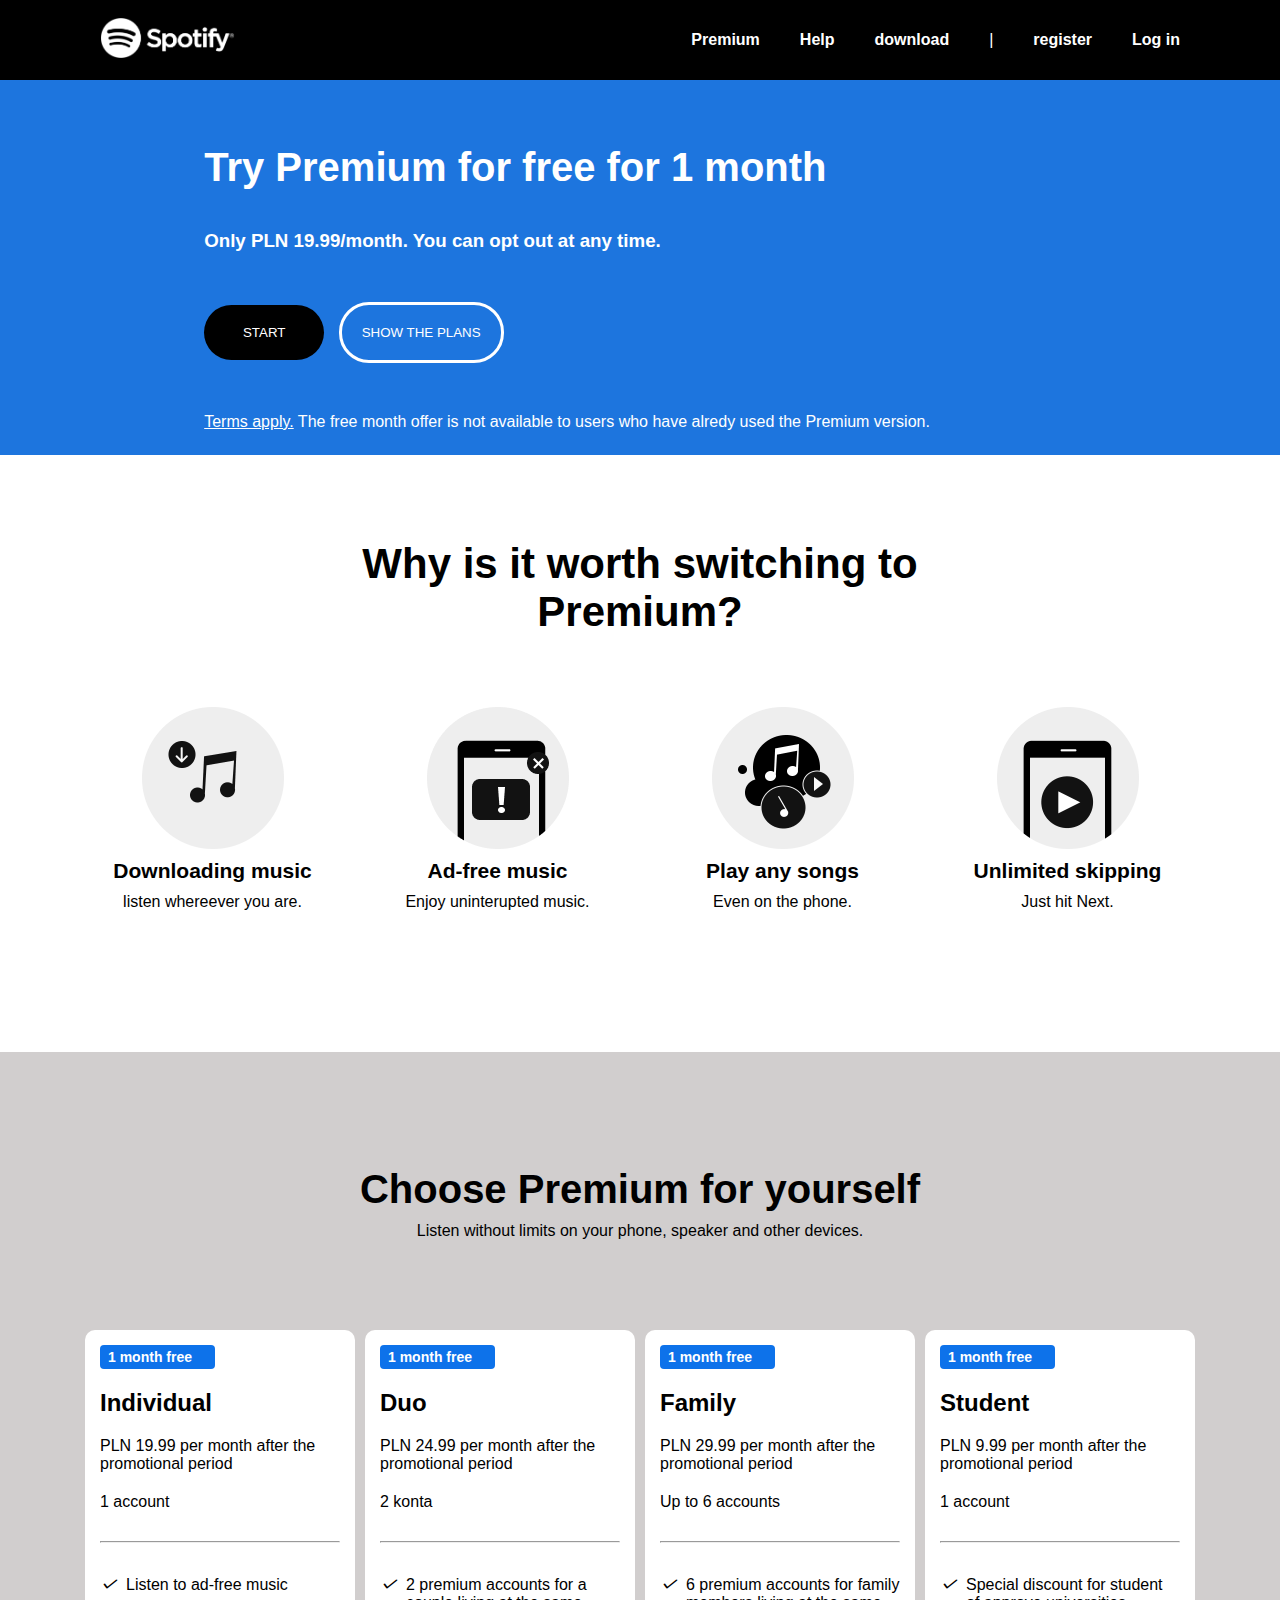
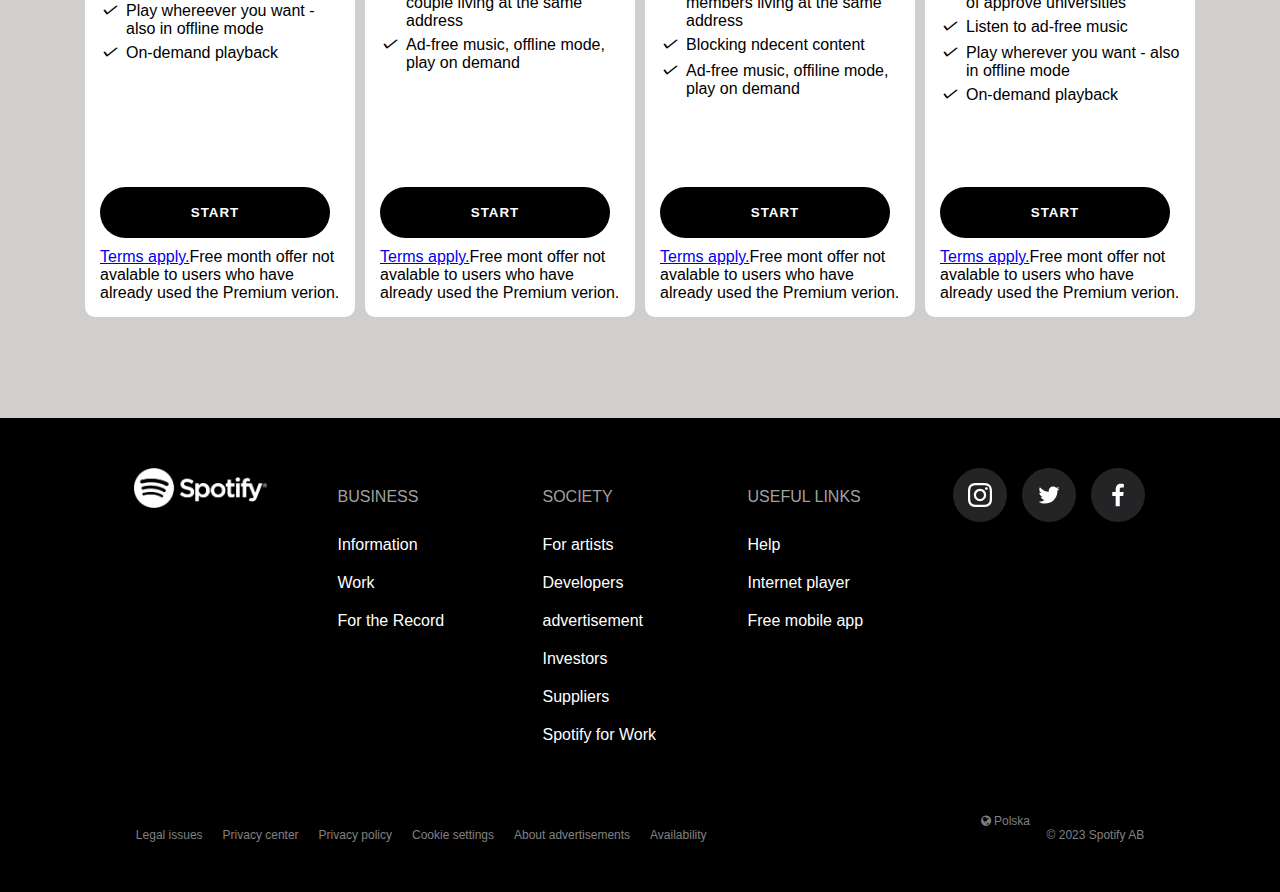
<file: index.html>
<!DOCTYPE html> <!--this is a html document type declaration-->
<html lang="en"> <!--this is the html tag and lang en is the language attribute-->
<head> <!--this is the head tag and it contains the metadata of the page and the title of the page-->
  <meta charset="UTF-8"> <!-- this is the meta tag and it contains the character set of the page-->
  <meta name="viewport" content="width=device-width, initial-scale=1.0"> <!--this is the meta tag and it contains the viewport of the page-->
  <title>Basic html setup</title> <!--this is the tittle tag and it contains the title of the page-->
  <link rel="stylesheet" href="styles.css"> <!--this is the link tag and it contains the link to the css file-->
  <link rel="stylesheet" href="dripicons-v2.css">
  <link rel="stylesheet" href="fontawesome.css">
</head>
<body> <!--this is th body tag and it contains content of the page, evry other thing goes in there-->
  <nav class="navbar">
    <div class="logo">
      <a href="#index.html"><img src="Spotify_Logo_RGB_White.png" alt=""></a>
    </div>
    <div class="navlinks">
       <a class="navlink" href="#">Premium</a>
       <a class="navlink" href="#">Help</a>
       <a class="navlink" href="#">download</a>
       <span>|</span>
       <a class="navlink" href="">register</a>
       <a id="login" class="navlink" href="">Log in</a>
    </div>
  </nav>
  <div class="hero">
    <div class="content">
      <div class="text">
      <h1>Try Premium for free for 1 month</h1>
      <h3> Only PLN 19.99/month. You can opt out at any time.</h3>
    </div>
    <div class="text">
      <button class="startbtn">START</button> 
      <button class="plansbtn">SHOW THE PLANS</button>
    </div>
    <p class="text"><a class="link" href="#">Terms apply.</a> The free month offer is not available to users who have alredy used the Premium version.</p>
    </div>
  </div>

  <!--section two-->
  <div class="sectwo">
    <div class="sectext">
      <h2>Why is it worth switching to Premium?</h2>
    </div>

    <div class="container">
      <div class="one">
        <div class="img"></div>
        <div class="imgtext">
          <h3>Downloading music</h3>
          <p>listen whereever you are.</p>
        </div>
      </div>  
      <div class="one">
        <div class="imgtwo"></div>
        <div class="imgtext">
          <h3>Ad-free music</h3>
          <p>Enjoy uninterupted music.</p>
        </div>
      </div>  
      <div class="one">
        <div class="imgthree"></div>
        <div class="imgtext">
          <h3>Play any songs</h3>
          <p>Even on the phone.</p>
        </div>
      </div>  
      <div class="one">
        <div class="imgfour"></div>
        <div class="imgtext">
          <h3>Unlimited skipping</h3>
          <p>Just hit Next.</p>
        </div>
      </div>
    </div>
  </div>

<!--sectione three--->
  <div class="sec-three">
    <div class="three-text">
      <h2>Choose Premium for yourself</h2>
      <p>Listen without limits on your phone, speaker and other devices.</p>
    </div>
    <div class="card-container">
      <div class="card">
        <div class="card-header">
          <div class="free">1 month free</div>
          <div>
            <h2>Individual</h2>
            <p>PLN 19.99 per month after the promotional period</p>
            <p class="acc">1 account</p>
            <hr/>
          </div>
        </div>
        <div class="card-body">
          <div class="li" >
            <div ><i class="dripicons dripicons-checkmark"></i>
            </div>
            <div>Listen to ad-free music</div>
          </div>
          <div class="li">
            <div><i class="dripicons dripicons-checkmark"></i></div>
            <div>Play whereever you want - also in offline mode</div>
          </div>
          <div class="li">
            <div><i class="dripicons dripicons-checkmark"></i></div>
            <div> On-demand playback</div>
          </div>
        </div>
          <div class="card-footer">
            <button class="start" >START</button>
          <p><a href="#">Terms apply.</a>Free month offer not avalable to users who have already used the Premium verion.</p>
          </div>
        </div>
        <!--card 2-->
        <div class="card">
        <div class="card-header">
          <div class="free">1 month free</div>
          <div>
            <h2>Duo</h2>
            <p>PLN 24.99 per month after the 
             promotional period</p>
            <p class="acc">2 konta</p>
            <hr/>
          </div>
        </div>
        <div class="card-body">
          <div class="li" >
            <div ><i class="dripicons 
              dripicons-checkmark"></i>
            </div>
            <div>2 premium accounts for a couple living at the same address</div>
          </div>
          <div class="li">
            <div><i class="dripicons 
              dripicons-checkmark"></i></div>
            <div>Ad-free music, offline mode, play on demand</div>
          </div>
        </div>
          <div class="card-footer">
            <button class="start" >START</button>
           <p><a href="#">Terms apply.</a>Free mont
            offer not avalable to users who have 
            already used the Premium verion.</p>
          </div>
        </div>

        <div class="card">
          <div class="card-header">
            <div class="free">1 month free</div>
            <div>
              <h2>Family</h2>
              <p>PLN 29.99 per month after the 
                promotional period</p>
              <p class="acc">Up to 6 accounts</p>
              <hr/>
            </div>
          </div>
          <div class="card-body">
            <div class="li" >
              <div ><i class="dripicons 
                dripicons-checkmark"></i>
              </div>
              <div>6 premium accounts for family members living at the same address</div>
            </div>
            <div class="li">
              <div><i class="dripicons 
                dripicons-checkmark"></i></div>
              <div>Blocking ndecent content</div>
            </div>
            <div class="li">
              <div><i class="dripicons 
               dripicons-checkmark"></i></div>
              <div> Ad-free music, offiline mode, play on demand</div>
            </div>
          </div>
            <div class="card-footer">
              <button class="start" >START</button>
            <p><a href="#">Terms apply.</a>Free mont
               offer not avalable to users who have 
               already used the Premium verion.</p>
            </div>
          </div>
          <div class="card">
            <div class="card-header">
              <div class="free">1 month free</div>
              <div>
                <h2>Student</h2>
                <p>PLN 9.99 per month after the 
                  promotional period</p>
                <p class="acc">1 account</p>
                <hr/>
              </div>
            </div>
            <div class="card-body">
              <div class="li" >
                <div ><i class="dripicons 
                  dripicons-checkmark"></i>
                </div>
                <div>Special discount for student of approve universities</div>
              </div>
              <div class="li">
                <div><i class="dripicons 
                  dripicons-checkmark"></i></div>
                <div>Listen to ad-free music</div>
              </div>
              <div class="li">
                <div><i class="dripicons 
                 dripicons-checkmark"></i></div>
                <div>Play wherever you want - also in offline mode</div>
              </div>
              <div class="li">
                <div><i class="dripicons 
                 dripicons-checkmark"></i></div>
                <div>On-demand playback</div>
              </div>
            </div>
            <div class="card-footer">
                <button class="start" >START</button>
              <p><a href="#">Terms apply.</a>Free mont
                 offer not avalable to users who have 
                 already used the Premium verion.</p>
            </div>
           </div>
         </div>
       </div>
      </div>
    </div>
  </div>

  <!--FOOTER-->
  <div class="footer">
    <footer class="f-container">
      <div class="footer-content">
        <div class="item-I">
          <div class="logo">
            <a href="#"><img src="Spotify_Logo_RGB_White.png" alt=""></a>
          </div>
        </div>
        <div class="item-I">
          <div class="item-head">BUSINESS</div>
          <div class="item-body">
            <div class="f-link"><a href="#">Information</a></div>
            <div class="f-link"><a href="#">Work</a></div>
            <div class="f-link"><a href="#">For the Record</a></div>
          </div>
        </div>
        <div class="item-I">
          <div class="item-head">SOCIETY</div>
          <div class="item-body">
            <div class="f-link"><a href="#">For artists</a></div>
            <div class="f-link"><a href="#">Developers</a></div>
            <div class="f-link"><a href="#">advertisement</a></div>
            <div class="f-link"><a href="#">Investors</a></div>
            <div class="f-link"><a href="#">Suppliers</a></div>
           <div class="f-link"> <a href="#">Spotify for Work</a></div>
          </div>
        </div>
        <div class="item-I">
          <div class="item-head">USEFUL LINKS</div>
          <div class="item-body">
            <div class="f-link"><a href="#">Help</a></div>
            <div class="f-link"><a href="#">Internet player</a></div>
            <div class="f-link"><a href="#">Free mobile app</a></div>
          </div>
        </div>
        <div class="item-I">
          <div class="item-socials">
            
            <div class="social">
              <div class="s-img"><a href="#"><img src="download.svg" alt=""></a></div>
            </div>
            <div class="social">
              <div class="s-img"><a href="#"><img src="download (1).svg" alt=""></a></div>
            </div>
            <div class="social">
              <div class="s-img"><a href="#"><img src="download (2).svg" alt=""></a></div>
            </div>
          </div>
        </div>
      </div>
      <div class="f-mid">
        <div class="location"><i class="fa fa-globe"></i><a href="#"> Polska</a></div>
      </div>
      <div class="f-base">
        <div class="base-content"><a href="#">Legal issues</a></div>
        <div class="base-content"><a href="#">Privacy center</a></div>
        <div class="base-content"><a href="#">Privacy policy</a></div>
        <div class="base-content"><a href="#">Cookie settings</a></div>
        <div class="base-content"><a href="#">About advertisements</a></div>
        <div class="base-content"><a href="#">Availability</a></div>
        <div class="base-content">&#169; 2023 Spotify AB</div>
      </div>
      
    </footer>
  </div>


</body>
</html>
</file>
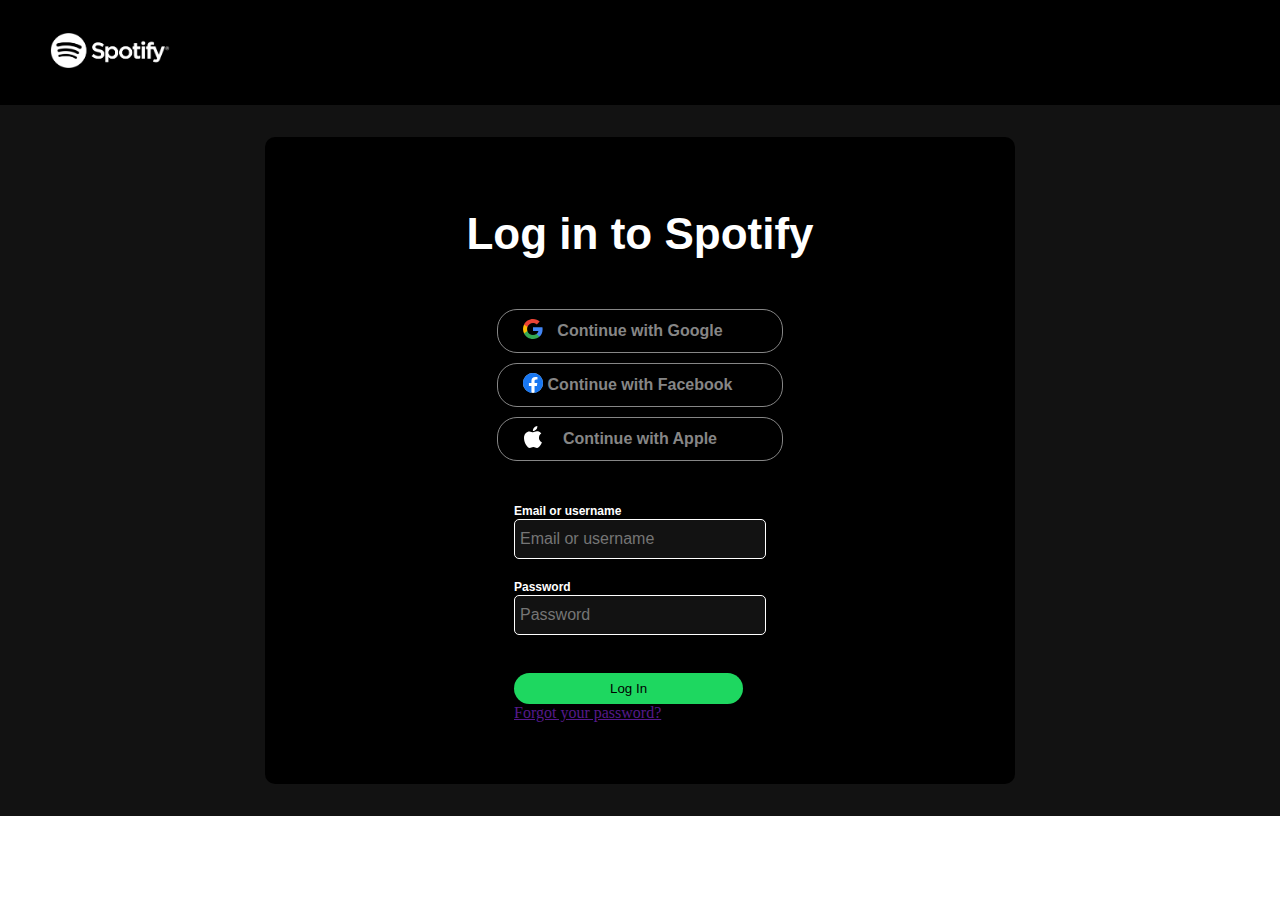
<file: login.html>
<!DOCTYPE html>
<html lang="en">
  <head>
    <meta charset="UTF-8">
    <meta name="viewport" content="width=device-width, initial-scale=1.0">
    <link rel="stylesheet" href="login.css">
    <title>LogIn</title>
  </head>
  <body>
    <nav class="headContainer">
      <div class="head">
        <img src="Spotify_Logo_RGB_White.png" alt="" class="headIcon">
      </div>
    </nav>

    <section class="loginBox">
      <div class="loginContainer">
       
          <div class="loginHead">
            <h1>Log in to Spotify</h1>
          </div>
          <div class="logLinks">
            <div class="btnLink">
              <button class="logGoogleLink"
                onclick="loginGoogle();
                ">Continue with Google</button>
              <span class="googleIcon"><img src="new-google-icon.72fd940a229bc94cf9484a3320b3dccb.svg" alt=""></span>
            </div>
            <div class="btnLink">
              <button class="logFacebookLink" onclick="
                loginFacebook();
                ">Continue with Facebook</button>
              <span class="facebookIcon"><img src="new-facebook-icon.eae8e1b6256f7ccf01cf81913254e70b.svg" alt=""></span>
            </div>  
            <div class="btnLink">
              <button class="logAppleLink" onclick="
                loginApple();
                ">Continue with Apple</button>
              <span class="appleIcon"><img src="new-apple-icon.e356139ea90852da2e60f1ff738f3cbb.svg" alt=""></span>
            </div>      
          </div>
          
          
          <div class="loginBody">
            <form action="" method="get">
            <label for="login-username">Email or username</label><br>
            <input type="text" name="username" class="jsUsername" placeholder="Email or username" required><br><br>
            <label for="login-password">Password</label><br>
            <input type="password" name="password" class="jsPassword" placeholder="Password" required><br><br>
            <p class="loginDetails"></p>
            <button class="btnLogin" onclick="
              loginDetails();
              ">Log In</button>
            <a href=""><p>Forgot your password?</p></a>
            
          </div>
          
          <div class="loginFooter">
    
          </div>
        </form>
        
      </div>
      
    </section>

    <script>

      function loginGoogle() {
        const buttonGoogleElement = document.querySelector('.logGoogleLink');

        if (buttonGoogleElement.innerText === 'Continue with Google') {
          buttonGoogleElement.innerHTML = 'Logged in with Google';
          buttonGoogleElement.classList.add('loggedIn');
        } else {
          buttonGoogleElement.innerHTML = 'Continue with Google';
          buttonGoogleElement.classList.remove('loggedIn');
        }
      }  

      function loginFacebook() {
        const buttonFacebookElement = document.querySelector('.logFacebookLink');

        if (buttonFacebookElement.innerText === 'Continue with Facebook') {
          buttonFacebookElement.innerHTML = 'Logged in with Facebook';
          buttonFacebookElement.classList.add('loggedIn');
        } else {
          buttonFacebookElement.innerHTML = 'Continue with Facebook';
          buttonFacebookElement.classList.remove('loggedIn');
        }
      }
        
      function loginApple() {
        const buttonAppleElement = document.querySelector('.logAppleLink');

        if (buttonAppleElement.innerText === 'Continue with Apple') {
          buttonAppleElement.innerHTML = 'Logged in with Apple';
          buttonAppleElement.classList.add('loggedIn');
        } else {
          buttonAppleElement.innerHTML = 'Continue with Apple';
          buttonAppleElement.classList.remove('loggedIn');
        }
      }

      function loginDetails() {
        let inputElement = document.querySelector('.jsUsername');
        let user = inputElement.value;

        let passwordElement = document.querySelector('.jsPassword');
        let password = passwordElement.value;

        document.querySelector('.loginDetails')
         .innerHTML = `Username: ${user}\n
          Password: ${password}`;
      }

      
    </script>
  </body>
</html>
</file>
<file: styles.css>
*{
  margin: 0;
  padding: 0;
  box-sizing: border-box;
  font-family: Arial, Helvetica, sans-serif;
}
.navbar{
  width: 100%;
  height: 80px;
  background-color: black;
  color: white;
  display:flex;
  position: relative;
  z-index: 999999;
  align-items: center;
  padding: 0 100px;  
}
.logo img{
  width: 135px;
}
.logo {
  flex: 1;
}
.navlinks {
  display: flex;
  gap: 40px;
}
.navlink {
  color: white;
  text-decoration: none;
  font-size: 16px;
  font-weight: bold;
}
.navlink:hover {
color: #1ed760;
}

.hero {
  height:375px;
  background-color: #1d75de;
  position: relative;
  color: white;
}
.content{
  position: absolute;
  left: 14%;
  padding:20px 0 20px 0;
  margin: 20px 0 0 0;
}
.text h1{
  font-size: 40px;
  margin: 0 0 40px 0;
}
.text{
  padding:25px;
}
.link{
  color: white;
}
.startbtn{
  width:120px;
  background-color: black;
  color: white;
  padding: 20px;
  border-radius: 30px;
  margin: 0 10px 0 0;
  cursor: pointer;
  transition: 0.2s;
  border: none;
}
.plansbtn{
  background-color: #1d75de;
  color: white;
  padding: 20px;
  border: solid white;
  border-radius: 30px;
  cursor: pointer;
  transition: 0.2s;
}
.startbtn:hover, .plansbtn:hover{
transform: scale(1.1);
}

/*section two*/

.sectwo{
  padding: 75px 15px;
  display: flex;
  flex-direction: column;
}
.sectext{
  max-width: 670px;
  display: flex;
  height: 92px;
  align-self: center;
  text-align: center;
  font-size: 28px;
  font-weight: 400;
  margin-bottom: 75px;
}
.container{
  width: 1140px;
  max-width: fit-content;
  padding: 10px 0;
  display: flex;
  flex-wrap: wrap;
  align-self: center;
  align-items: center;
}
.one{
  width: 285px;
  height: 260px;
  display: flex;
  flex-direction: column;
}
.img{
  width: 142px;
  height: 142px;
  background-image: url(musicimg.png);
  background-size: contain;
  align-self: center;
}
.imgtext{
  text-align: center;
}
.imgtext h3{
  margin:10px 0;
  font-size: 21px;
  font-weight:bold;
}
.imgtwo{
  width: 142px;
  height: 142px;
  background-image: url(phone!.png);
  background-size: contain;
  align-self: center;
}
.imgthree{
  width: 142px;
  height: 142px;
  background-image: url(play.png);
  background-size: contain;
  align-self: center;
}
.imgfour{
  width: 142px;
  height: 142px;
  background-image: url(musicplay.png);
  background-size: contain;
  align-self: center;
}

/*section three*/

.sec-three{
  display: flex;
  flex-direction: column;
  background-color: #d1cece;
  padding: 75px;
}
.three-text{
  align-self: center;
  text-align: center;
  margin: 30px 0 40px 0;
}
.three-text h2{
  font-size: 40px;
  font-weight: bold;
  padding: 10px;
}
.card-container{
  max-width: 1140px;
  align-self: center;
  display: flex;
  flex-wrap: wrap;
  gap: 10px;
  justify-content: space-around;
  margin: 50px 0 26px;
}
.card{
  width: 270px;
  background-color: white;
  padding: 15px;
  border-radius: 10px;
}
.card-header{
  margin-bottom:10px ;
  padding-bottom: 10px;
}
.card-header p, h2{
  padding: 10px 0;
}
.acc{
  margin-bottom: 20px;
}
.card-body{
  height: 224px;
  padding: 10px 0 0 0;
  
}
.li{
  display: flex;
  gap: 10px;
  padding: 3px 0;
}

.free{
  width: 115px;
  border-radius: 4px;
  font-size: 14px;
  padding: 4px 8px;
  display: inline-block;
  font-weight: 900;
  margin: 0px 4px 10px 0px;
  margin-block: 0px 10px;
  color: rgb(255, 255, 255);
  background-color: rgb(13, 114, 234);
}
.start{
  width: 230px;
  background-color: black;
  color: white;
  padding: 18px;
  border-radius: 30px;
  margin: 0 10px 0 0;
  cursor: pointer;
  transition: 0.2s;
  border: none;
  font-weight: bold;
  letter-spacing: 1px;
  margin-bottom: 10px;
}
.start:hover {
  transform: scale(1.1);
}
/*Footer*/

.footer{
  background-color: black;
  display: flex;
  flex-direction: column;
}
.f-container{
  display: flex;
  flex-direction: column;
}
.footer-content{
  display: flex;
  flex-wrap: wrap;
  justify-content: space-around;
  align-self: center;
  padding: 50px 60px 0;
  gap: 10px;
  color:white;
  margin: 0 auto;
}
.item-I{
  width: 195px;
  height: 346px;
}
.item-head{
  color:rgb(161, 160, 160);
  padding: 20px 0;
}
.item-body a{
  color: white;
  padding-bottom: 20px;
  text-decoration: none;
}
.item-body a:hover{
  color: #1ed760;
}
.f-link{
  padding: 10px 0;
}

.item-socials{
  display: flex;
  gap: 15px;
}
.social {
  width: 54px;
  height: 54px;
  display: flex;
  justify-content: center;
  align-items: center;
  background-color: #242424;
  border-radius: 50px;
}
.s-img{
  width: 24px;
  height: 24px;
  align-self: center;
  background-color: white;
}
.s-img a:hover{
  color: #1ed760;
}
.f-mid{
font-size: 12px;
margin:0 250px;
color: grey;
}
.location{
  float: right;
  max-width: fit-content;
}
.location a{ 
  text-decoration: none;
  color: grey;
}

.f-mid a:hover{
  color: #1ed760;
}
.f-base{
  display: flex;
  flex-wrap: wrap;
  justify-content: center;
  gap: 20px;
  padding:0 0 50px;
  font-size: 12px;  
}
.f-base{
  color: grey;
}
.f-base a{
  color:grey;
  text-decoration: none;
}
.c-right{
  position: absolute;
  right: 88px;
}
.f-base> :nth-child(7){
  margin-left: 25%;
}
</file>
<file: dripicons-v2.css>
@charset "UTF-8";

@font-face {
    font-family: 'dripicons';
    src: url([data-uri]) format('woff');
    font-weight: normal;
    font-style: normal;
    font-variant: normal;
    /* Support for all WebKit browsers. */
    -webkit-font-smoothing: antialiased;
    /* Support for Safari and Chrome. */
    text-rendering: optimizeLegibility;
    /* Support for Firefox. */
    -moz-osx-font-smoothing: grayscale;
    /* Support for IE. */
    font-feature-settings: 'liga';
}

.dripicons {
    font-family: 'dripicons';
    line-height: 1;
    speak: none;
    text-decoration: none;
    text-transform: none;
}

.dripicons-alarm:before {
  content: "\61";
}
.dripicons-align-center:before {
  content: "\62";
}
.dripicons-align-justify:before {
  content: "\63";
}
.dripicons-align-left:before {
  content: "\64";
}
.dripicons-align-right:before {
  content: "\65";
}
.dripicons-anchor:before {
  content: "\66";
}
.dripicons-archive:before {
  content: "\67";
}
.dripicons-arrow-down:before {
  content: "\68";
}
.dripicons-arrow-left:before {
  content: "\69";
}
.dripicons-arrow-right:before {
  content: "\6a";
}
.dripicons-arrow-thin-down:before {
  content: "\6b";
}
.dripicons-arrow-thin-left:before {
  content: "\6c";
}
.dripicons-arrow-thin-right:before {
  content: "\6d";
}
.dripicons-arrow-thin-up:before {
  content: "\6e";
}
.dripicons-arrow-up:before {
  content: "\6f";
}
.dripicons-article:before {
  content: "\70";
}
.dripicons-backspace:before {
  content: "\71";
}
.dripicons-basket:before {
  content: "\72";
}
.dripicons-basketball:before {
  content: "\73";
}
.dripicons-battery-empty:before {
  content: "\74";
}
.dripicons-battery-full:before {
  content: "\75";
}
.dripicons-battery-low:before {
  content: "\76";
}
.dripicons-battery-medium:before {
  content: "\77";
}
.dripicons-bell:before {
  content: "\78";
}
.dripicons-blog:before {
  content: "\79";
}
.dripicons-bluetooth:before {
  content: "\7a";
}
.dripicons-bold:before {
  content: "\41";
}
.dripicons-bookmark:before {
  content: "\42";
}
.dripicons-bookmarks:before {
  content: "\43";
}
.dripicons-box:before {
  content: "\44";
}
.dripicons-briefcase:before {
  content: "\45";
}
.dripicons-brightness-low:before {
  content: "\46";
}
.dripicons-brightness-max:before {
  content: "\47";
}
.dripicons-brightness-medium:before {
  content: "\48";
}
.dripicons-broadcast:before {
  content: "\49";
}
.dripicons-browser:before {
  content: "\4a";
}
.dripicons-browser-upload:before {
  content: "\4b";
}
.dripicons-brush:before {
  content: "\4c";
}
.dripicons-calendar:before {
  content: "\4d";
}
.dripicons-camcorder:before {
  content: "\4e";
}
.dripicons-camera:before {
  content: "\4f";
}
.dripicons-card:before {
  content: "\50";
}
.dripicons-cart:before {
  content: "\51";
}
.dripicons-checklist:before {
  content: "\52";
}
.dripicons-checkmark:before {
  content: "\53";
}
.dripicons-chevron-down:before {
  content: "\54";
}
.dripicons-chevron-left:before {
  content: "\55";
}
.dripicons-chevron-right:before {
  content: "\56";
}
.dripicons-chevron-up:before {
  content: "\57";
}
.dripicons-clipboard:before {
  content: "\58";
}
.dripicons-clock:before {
  content: "\59";
}
.dripicons-clockwise:before {
  content: "\5a";
}
.dripicons-cloud:before {
  content: "\30";
}
.dripicons-cloud-download:before {
  content: "\31";
}
.dripicons-cloud-upload:before {
  content: "\32";
}
.dripicons-code:before {
  content: "\33";
}
.dripicons-contract:before {
  content: "\34";
}
.dripicons-contract-2:before {
  content: "\35";
}
.dripicons-conversation:before {
  content: "\36";
}
.dripicons-copy:before {
  content: "\37";
}
.dripicons-crop:before {
  content: "\38";
}
.dripicons-cross:before {
  content: "\39";
}
.dripicons-crosshair:before {
  content: "\21";
}
.dripicons-cutlery:before {
  content: "\22";
}
.dripicons-device-desktop:before {
  content: "\23";
}
.dripicons-device-mobile:before {
  content: "\24";
}
.dripicons-device-tablet:before {
  content: "\25";
}
.dripicons-direction:before {
  content: "\26";
}
.dripicons-disc:before {
  content: "\27";
}
.dripicons-document:before {
  content: "\28";
}
.dripicons-document-delete:before {
  content: "\29";
}
.dripicons-document-edit:before {
  content: "\2a";
}
.dripicons-document-new:before {
  content: "\2b";
}
.dripicons-document-remove:before {
  content: "\2c";
}
.dripicons-dot:before {
  content: "\2d";
}
.dripicons-dots-2:before {
  content: "\2e";
}
.dripicons-dots-3:before {
  content: "\2f";
}
.dripicons-download:before {
  content: "\3a";
}
.dripicons-duplicate:before {
  content: "\3b";
}
.dripicons-enter:before {
  content: "\3c";
}
.dripicons-exit:before {
  content: "\3d";
}
.dripicons-expand:before {
  content: "\3e";
}
.dripicons-expand-2:before {
  content: "\3f";
}
.dripicons-experiment:before {
  content: "\40";
}
.dripicons-export:before {
  content: "\5b";
}
.dripicons-feed:before {
  content: "\5d";
}
.dripicons-flag:before {
  content: "\5e";
}
.dripicons-flashlight:before {
  content: "\5f";
}
.dripicons-folder:before {
  content: "\60";
}
.dripicons-folder-open:before {
  content: "\7b";
}
.dripicons-forward:before {
  content: "\7c";
}
.dripicons-gaming:before {
  content: "\7d";
}
.dripicons-gear:before {
  content: "\7e";
}
.dripicons-graduation:before {
  content: "\5c";
}
.dripicons-graph-bar:before {
  content: "\e000";
}
.dripicons-graph-line:before {
  content: "\e001";
}
.dripicons-graph-pie:before {
  content: "\e002";
}
.dripicons-headset:before {
  content: "\e003";
}
.dripicons-heart:before {
  content: "\e004";
}
.dripicons-help:before {
  content: "\e005";
}
.dripicons-home:before {
  content: "\e006";
}
.dripicons-hourglass:before {
  content: "\e007";
}
.dripicons-inbox:before {
  content: "\e008";
}
.dripicons-information:before {
  content: "\e009";
}
.dripicons-italic:before {
  content: "\e00a";
}
.dripicons-jewel:before {
  content: "\e00b";
}
.dripicons-lifting:before {
  content: "\e00c";
}
.dripicons-lightbulb:before {
  content: "\e00d";
}
.dripicons-link:before {
  content: "\e00e";
}
.dripicons-link-broken:before {
  content: "\e00f";
}
.dripicons-list:before {
  content: "\e010";
}
.dripicons-loading:before {
  content: "\e011";
}
.dripicons-location:before {
  content: "\e012";
}
.dripicons-lock:before {
  content: "\e013";
}
.dripicons-lock-open:before {
  content: "\e014";
}
.dripicons-mail:before {
  content: "\e015";
}
.dripicons-map:before {
  content: "\e016";
}
.dripicons-media-loop:before {
  content: "\e017";
}
.dripicons-media-next:before {
  content: "\e018";
}
.dripicons-media-pause:before {
  content: "\e019";
}
.dripicons-media-play:before {
  content: "\e01a";
}
.dripicons-media-previous:before {
  content: "\e01b";
}
.dripicons-media-record:before {
  content: "\e01c";
}
.dripicons-media-shuffle:before {
  content: "\e01d";
}
.dripicons-media-stop:before {
  content: "\e01e";
}
.dripicons-medical:before {
  content: "\e01f";
}
.dripicons-menu:before {
  content: "\e020";
}
.dripicons-message:before {
  content: "\e021";
}
.dripicons-meter:before {
  content: "\e022";
}
.dripicons-microphone:before {
  content: "\e023";
}
.dripicons-minus:before {
  content: "\e024";
}
.dripicons-monitor:before {
  content: "\e025";
}
.dripicons-move:before {
  content: "\e026";
}
.dripicons-music:before {
  content: "\e027";
}
.dripicons-network-1:before {
  content: "\e028";
}
.dripicons-network-2:before {
  content: "\e029";
}
.dripicons-network-3:before {
  content: "\e02a";
}
.dripicons-network-4:before {
  content: "\e02b";
}
.dripicons-network-5:before {
  content: "\e02c";
}
.dripicons-pamphlet:before {
  content: "\e02d";
}
.dripicons-paperclip:before {
  content: "\e02e";
}
.dripicons-pencil:before {
  content: "\e02f";
}
.dripicons-phone:before {
  content: "\e030";
}
.dripicons-photo:before {
  content: "\e031";
}
.dripicons-photo-group:before {
  content: "\e032";
}
.dripicons-pill:before {
  content: "\e033";
}
.dripicons-pin:before {
  content: "\e034";
}
.dripicons-plus:before {
  content: "\e035";
}
.dripicons-power:before {
  content: "\e036";
}
.dripicons-preview:before {
  content: "\e037";
}
.dripicons-print:before {
  content: "\e038";
}
.dripicons-pulse:before {
  content: "\e039";
}
.dripicons-question:before {
  content: "\e03a";
}
.dripicons-reply:before {
  content: "\e03b";
}
.dripicons-reply-all:before {
  content: "\e03c";
}
.dripicons-return:before {
  content: "\e03d";
}
.dripicons-retweet:before {
  content: "\e03e";
}
.dripicons-rocket:before {
  content: "\e03f";
}
.dripicons-scale:before {
  content: "\e040";
}
.dripicons-search:before {
  content: "\e041";
}
.dripicons-shopping-bag:before {
  content: "\e042";
}
.dripicons-skip:before {
  content: "\e043";
}
.dripicons-stack:before {
  content: "\e044";
}
.dripicons-star:before {
  content: "\e045";
}
.dripicons-stopwatch:before {
  content: "\e046";
}
.dripicons-store:before {
  content: "\e047";
}
.dripicons-suitcase:before {
  content: "\e048";
}
.dripicons-swap:before {
  content: "\e049";
}
.dripicons-tag:before {
  content: "\e04a";
}
.dripicons-tag-delete:before {
  content: "\e04b";
}
.dripicons-tags:before {
  content: "\e04c";
}
.dripicons-thumbs-down:before {
  content: "\e04d";
}
.dripicons-thumbs-up:before {
  content: "\e04e";
}
.dripicons-ticket:before {
  content: "\e04f";
}
.dripicons-time-reverse:before {
  content: "\e050";
}
.dripicons-to-do:before {
  content: "\e051";
}
.dripicons-toggles:before {
  content: "\e052";
}
.dripicons-trash:before {
  content: "\e053";
}
.dripicons-trophy:before {
  content: "\e054";
}
.dripicons-upload:before {
  content: "\e055";
}
.dripicons-user:before {
  content: "\e056";
}
.dripicons-user-group:before {
  content: "\e057";
}
.dripicons-user-id:before {
  content: "\e058";
}
.dripicons-vibrate:before {
  content: "\e059";
}
.dripicons-view-apps:before {
  content: "\e05a";
}
.dripicons-view-list:before {
  content: "\e05b";
}
.dripicons-view-list-large:before {
  content: "\e05c";
}
.dripicons-view-thumb:before {
  content: "\e05d";
}
.dripicons-volume-full:before {
  content: "\e05e";
}
.dripicons-volume-low:before {
  content: "\e05f";
}
.dripicons-volume-medium:before {
  content: "\e060";
}
.dripicons-volume-off:before {
  content: "\e061";
}
.dripicons-wallet:before {
  content: "\e062";
}
.dripicons-warning:before {
  content: "\e063";
}
.dripicons-web:before {
  content: "\e064";
}
.dripicons-weight:before {
  content: "\e065";
}
.dripicons-wifi:before {
  content: "\e066";
}
.dripicons-wrong:before {
  content: "\e067";
}
.dripicons-zoom-in:before {
  content: "\e068";
}
.dripicons-zoom-out:before {
  content: "\e069";
}
</file>
<file: login.css>
* {
  margin: 0;
  padding: 0;
  box-sizing: border-box;
}

.headContainer {
 background-color: #000000;
 height: 105px;
 display: flex;
 align-items: center;
}
.head {
  flex: 1;
  padding: 0 50px;
}
.head img {
  width: 120px;
  
}
.loginBox {
  background: #121212;
  display: flex;
  align-items: center;
  justify-content: space-evenly;
  
}
.loginContainer {
  background: #000000;
  border-radius: 10px;
  display: flex;
  flex-direction: column;
  width: 750px;
  align-items: center;
  margin: 32px 0;
  padding: 32px 0;
}
.loginHead h1 {
  font-family: Arial, Helvetica, sans-serif;
  font-size: 44px;
  font-weight: 700;
  color: #ffffff;
  padding: 40px 0;
  
}
.logLinks {
  display: flex;
  flex-direction: column;
  gap: 10px;
  padding: 10px 0;
}
.btnLink {
  display: flex;
  flex-direction: column;
  position: relative;

}
.logGoogleLink, .logFacebookLink, .logAppleLink {
  padding: 12px 50px;
  border: 1px solid;
  border-radius: 20px;
  background-color: transparent;
  color: #868686;
  font-family: Arial, Helvetica, sans-serif;
  font-size: 16px;
  font-weight: bold;
  cursor: pointer;
}
.loggedIn {
   
  color:#ff6702;
  font-family: Arial, Helvetica, sans-serif;
  font-size: 16px;
}

.googleIcon, .facebookIcon, .appleIcon{
  position: absolute;
  top: 8px;
  left: 24px;
}

.loginBody {
  margin: 30px 0;
}
 
label {
  font-family: Arial, Helvetica, sans-serif;
  font-size: 12px;
  font-weight: bold;
  padding: 0 0 10px 0;
  color: #ffffff;
}
input {
  font-family: Arial, Helvetica, sans-serif;
  font-size: 16px;
  padding: 10px 38px 10px 5px;
  border-radius: 5px;
  border: 1px solid;
  background: #121212;
  color: #ffffff;
}
.btnLogin {
  padding: 8px 96px;
  border: 0 solid;
  border-radius: 20px;
  background-color: #1ed760;
  cursor: pointer;
  
}
.loginDetails {
  color: #ffffff;
  font-family: Arial, Helvetica, sans-serif;
  font-size: 16px;
  padding: 10px 15px;
}
</file>
